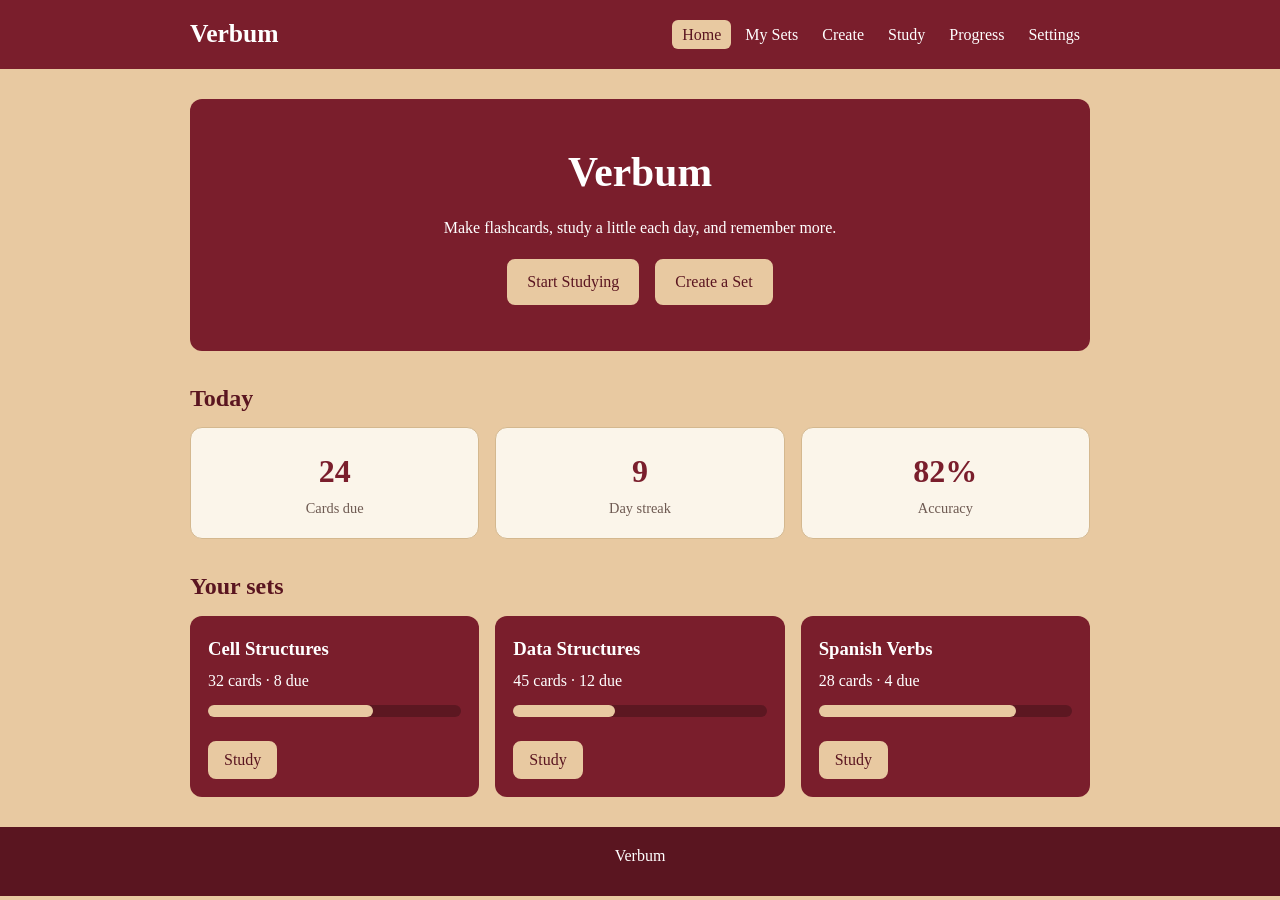
<file: index.html>
<!DOCTYPE html>
<html lang="en">
<head>
  <meta charset="UTF-8">
  <meta name="viewport" content="width=device-width, initial-scale=1.0">
  <title>Verbum</title>
  <link rel="stylesheet" href="styles.css">
</head>
<body>

  <header>
    <div class="container">
      <a href="index.html" class="logo">Verbum</a>
      <nav>
        <a href="index.html" class="active">Home</a>
        <a href="library.html">My Sets</a>
        <a href="create.html">Create</a>
        <a href="study.html">Study</a>
        <a href="progress.html">Progress</a>
        <a href="settings.html">Settings</a>
      </nav>
    </div>
  </header>

  <main class="container">

    <section class="hero">
      <h1>Verbum</h1>
      <p>Make flashcards, study a little each day, and remember more.</p>
      <a href="study.html" class="btn">Start Studying</a>
      <a href="create.html" class="btn">Create a Set</a>
    </section>

    <h2>Today</h2>
    <div class="grid">
      <div class="box stat">24<small>Cards due</small></div>
      <div class="box stat">9<small>Day streak</small></div>
      <div class="box stat">82%<small>Accuracy</small></div>
    </div>

    <h2>Your sets</h2>
    <div class="grid">
      <div class="card">
        <h3>Cell Structures</h3>
        <p>32 cards · 8 due</p>
        <div class="bar"><span style="width: 65%;"></span></div>
        <a href="study.html" class="btn">Study</a>
      </div>
      <div class="card">
        <h3>Data Structures</h3>
        <p>45 cards · 12 due</p>
        <div class="bar"><span style="width: 40%;"></span></div>
        <a href="study.html" class="btn">Study</a>
      </div>
      <div class="card">
        <h3>Spanish Verbs</h3>
        <p>28 cards · 4 due</p>
        <div class="bar"><span style="width: 78%;"></span></div>
        <a href="study.html" class="btn">Study</a>
      </div>
    </div>

  </main>

  <footer>
    <p>Verbum</p>
  </footer>

</body>
</html>
</file>
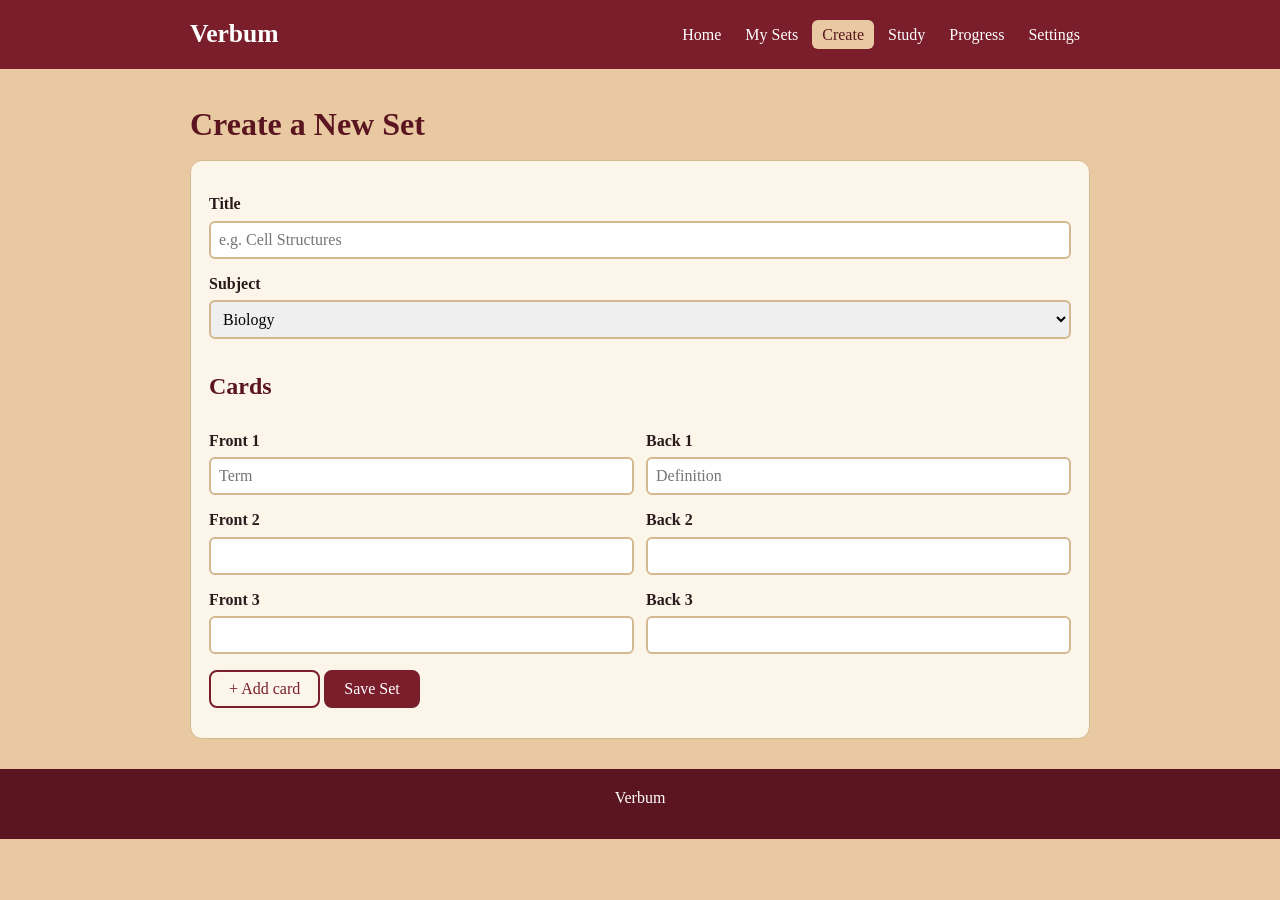
<file: create.html>
<!DOCTYPE html>
<html lang="en">
<head>
  <meta charset="UTF-8">
  <meta name="viewport" content="width=device-width, initial-scale=1.0">
  <title>Create a Set — Verbum</title>
  <link rel="stylesheet" href="styles.css">
</head>
<body>

  <header>
    <div class="container">
      <a href="index.html" class="logo">Verbum</a>
      <nav>
        <a href="index.html">Home</a>
        <a href="library.html">My Sets</a>
        <a href="create.html" class="active">Create</a>
        <a href="study.html">Study</a>
        <a href="progress.html">Progress</a>
        <a href="settings.html">Settings</a>
      </nav>
    </div>
  </header>

  <main class="container">

    <h1>Create a New Set</h1>

    <form action="#" method="post" class="box">

      <label for="title">Title</label>
      <input type="text" id="title" placeholder="e.g. Cell Structures">

      <label for="subject">Subject</label>
      <select id="subject">
        <option>Biology</option>
        <option>Computer Science</option>
        <option>Languages</option>
        <option>History</option>
        <option>Other</option>
      </select>

      <h2>Cards</h2>

      <div class="row">
        <div style="flex:1;">
          <label for="front1">Front 1</label>
          <input type="text" id="front1" placeholder="Term">
        </div>
        <div style="flex:1;">
          <label for="back1">Back 1</label>
          <input type="text" id="back1" placeholder="Definition">
        </div>
      </div>

      <div class="row">
        <div style="flex:1;">
          <label for="front2">Front 2</label>
          <input type="text" id="front2">
        </div>
        <div style="flex:1;">
          <label for="back2">Back 2</label>
          <input type="text" id="back2">
        </div>
      </div>

      <div class="row">
        <div style="flex:1;">
          <label for="front3">Front 3</label>
          <input type="text" id="front3">
        </div>
        <div style="flex:1;">
          <label for="back3">Back 3</label>
          <input type="text" id="back3">
        </div>
      </div>

      <p style="margin-top:16px;">
        <button type="button" class="btn btn-outline">+ Add card</button>
        <button type="submit" class="btn">Save Set</button>
      </p>

    </form>

  </main>

  <footer>
    <p>Verbum</p>
  </footer>

</body>
</html>
</file>
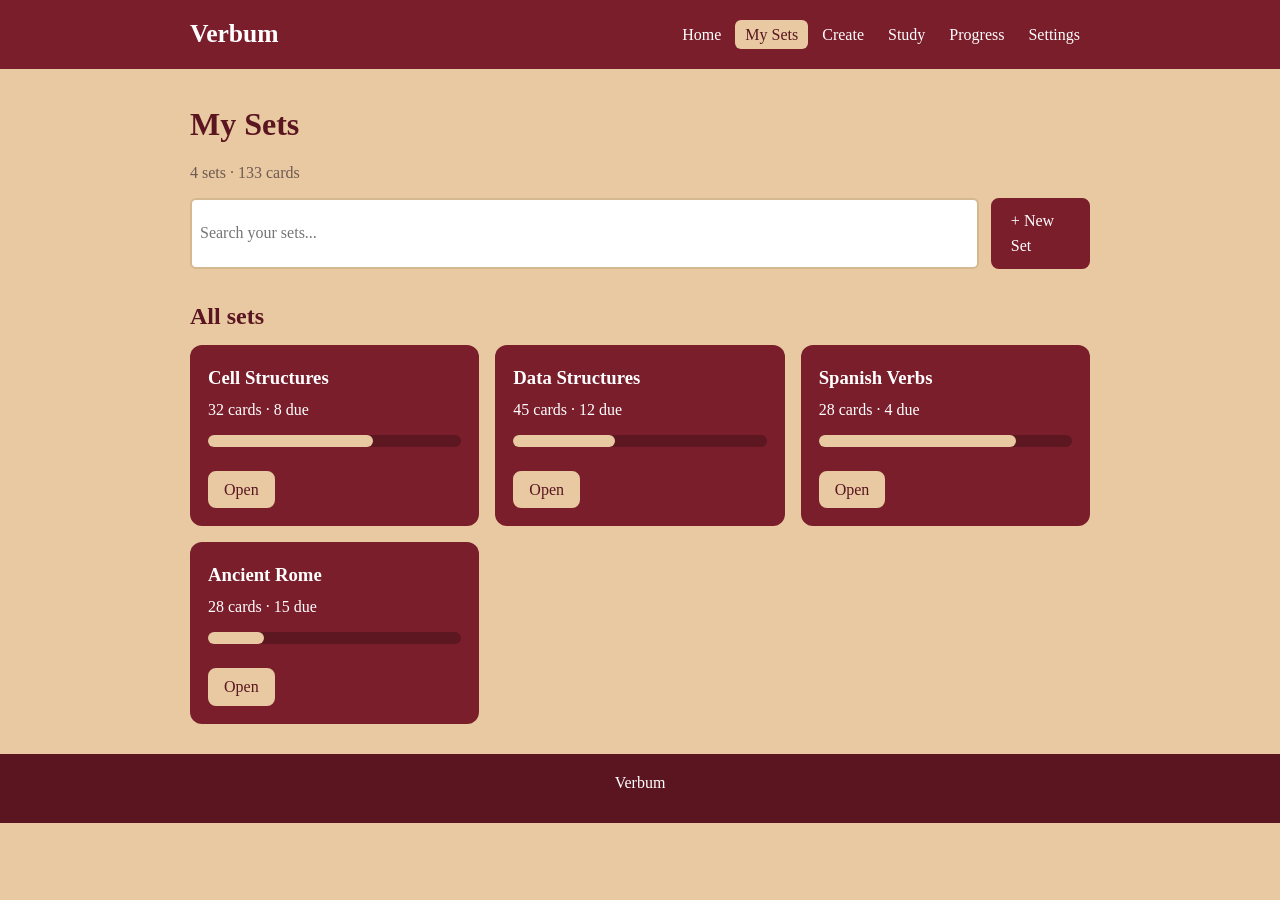
<file: library.html>
<!DOCTYPE html>
<html lang="en">
<head>
  <meta charset="UTF-8">
  <meta name="viewport" content="width=device-width, initial-scale=1.0">
  <title>My Sets — Verbum</title>
  <link rel="stylesheet" href="styles.css">
</head>
<body>

  <header>
    <div class="container">
      <a href="index.html" class="logo">Verbum</a>
      <nav>
        <a href="index.html">Home</a>
        <a href="library.html" class="active">My Sets</a>
        <a href="create.html">Create</a>
        <a href="study.html">Study</a>
        <a href="progress.html">Progress</a>
        <a href="settings.html">Settings</a>
      </nav>
    </div>
  </header>

  <main class="container">

    <h1>My Sets</h1>
    <p class="muted">4 sets · 133 cards</p>

    <form action="#" class="row">
      <input type="search" placeholder="Search your sets...">
      <a href="create.html" class="btn">+ New Set</a>
    </form>

    <h2>All sets</h2>
    <div class="grid">
      <div class="card">
        <h3>Cell Structures</h3>
        <p>32 cards · 8 due</p>
        <div class="bar"><span style="width: 65%;"></span></div>
        <a href="set.html" class="btn">Open</a>
      </div>
      <div class="card">
        <h3>Data Structures</h3>
        <p>45 cards · 12 due</p>
        <div class="bar"><span style="width: 40%;"></span></div>
        <a href="set.html" class="btn">Open</a>
      </div>
      <div class="card">
        <h3>Spanish Verbs</h3>
        <p>28 cards · 4 due</p>
        <div class="bar"><span style="width: 78%;"></span></div>
        <a href="set.html" class="btn">Open</a>
      </div>
      <div class="card">
        <h3>Ancient Rome</h3>
        <p>28 cards · 15 due</p>
        <div class="bar"><span style="width: 22%;"></span></div>
        <a href="set.html" class="btn">Open</a>
      </div>
    </div>

  </main>

  <footer>
    <p>Verbum</p>
  </footer>

</body>
</html>
</file>
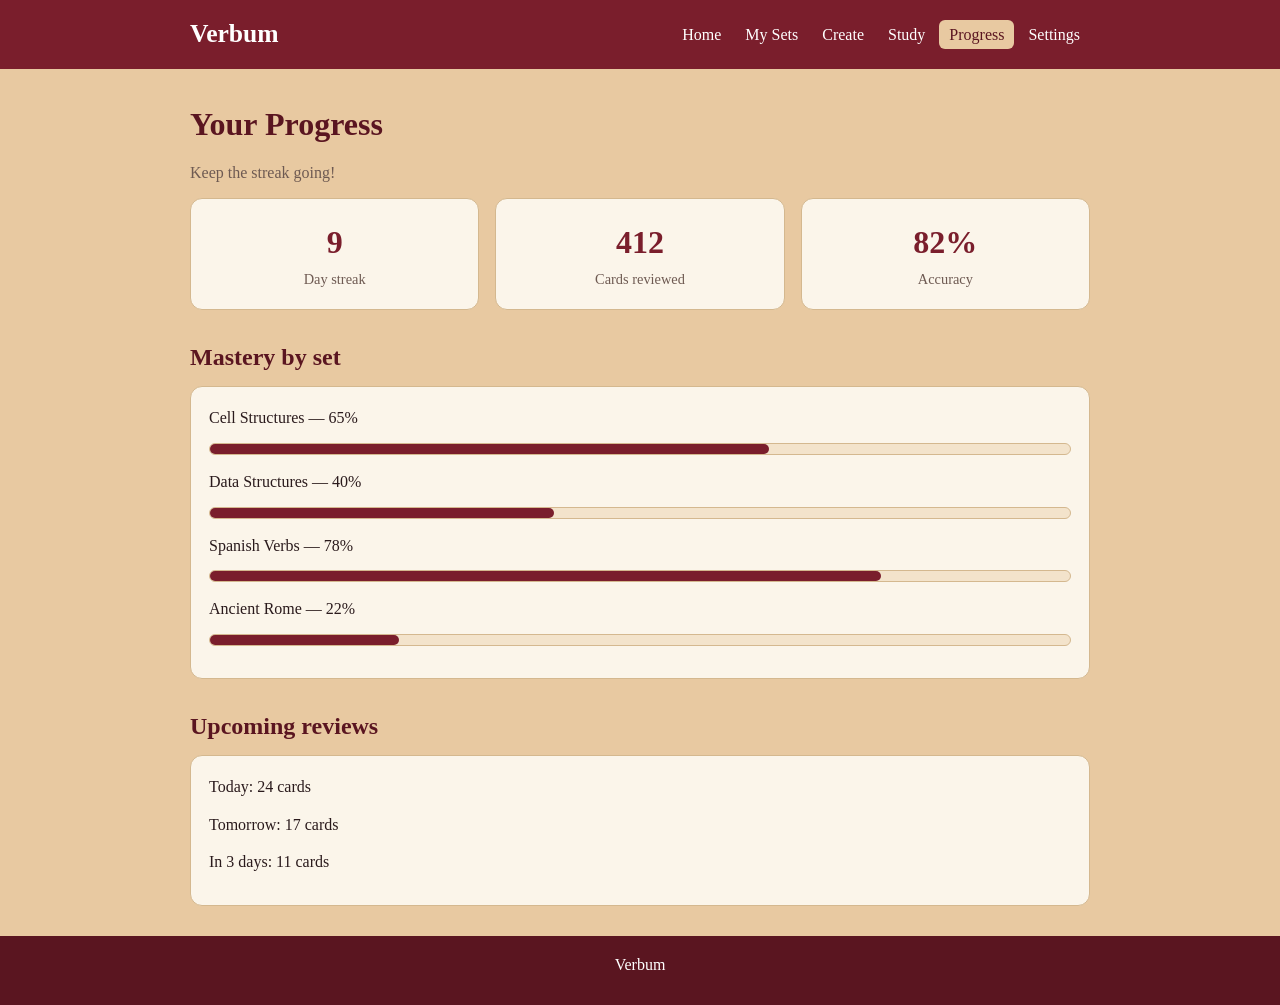
<file: progress.html>
<!DOCTYPE html>
<html lang="en">
<head>
  <meta charset="UTF-8">
  <meta name="viewport" content="width=device-width, initial-scale=1.0">
  <title>Progress — Verbum</title>
  <link rel="stylesheet" href="styles.css">
</head>
<body>

  <header>
    <div class="container">
      <a href="index.html" class="logo">Verbum</a>
      <nav>
        <a href="index.html">Home</a>
        <a href="library.html">My Sets</a>
        <a href="create.html">Create</a>
        <a href="study.html">Study</a>
        <a href="progress.html" class="active">Progress</a>
        <a href="settings.html">Settings</a>
      </nav>
    </div>
  </header>

  <main class="container">

    <h1>Your Progress</h1>
    <p class="muted">Keep the streak going!</p>

    <div class="grid">
      <div class="box stat">9<small>Day streak</small></div>
      <div class="box stat">412<small>Cards reviewed</small></div>
      <div class="box stat">82%<small>Accuracy</small></div>
    </div>

    <h2>Mastery by set</h2>
    <div class="box">
      <p>Cell Structures — 65%</p>
      <div class="bar"><span style="width: 65%;"></span></div>
      <p>Data Structures — 40%</p>
      <div class="bar"><span style="width: 40%;"></span></div>
      <p>Spanish Verbs — 78%</p>
      <div class="bar"><span style="width: 78%;"></span></div>
      <p>Ancient Rome — 22%</p>
      <div class="bar"><span style="width: 22%;"></span></div>
    </div>

    <h2>Upcoming reviews</h2>
    <div class="box">
      <p>Today: 24 cards</p>
      <p>Tomorrow: 17 cards</p>
      <p>In 3 days: 11 cards</p>
    </div>

  </main>

  <footer>
    <p>Verbum</p>
  </footer>

</body>
</html>
</file>
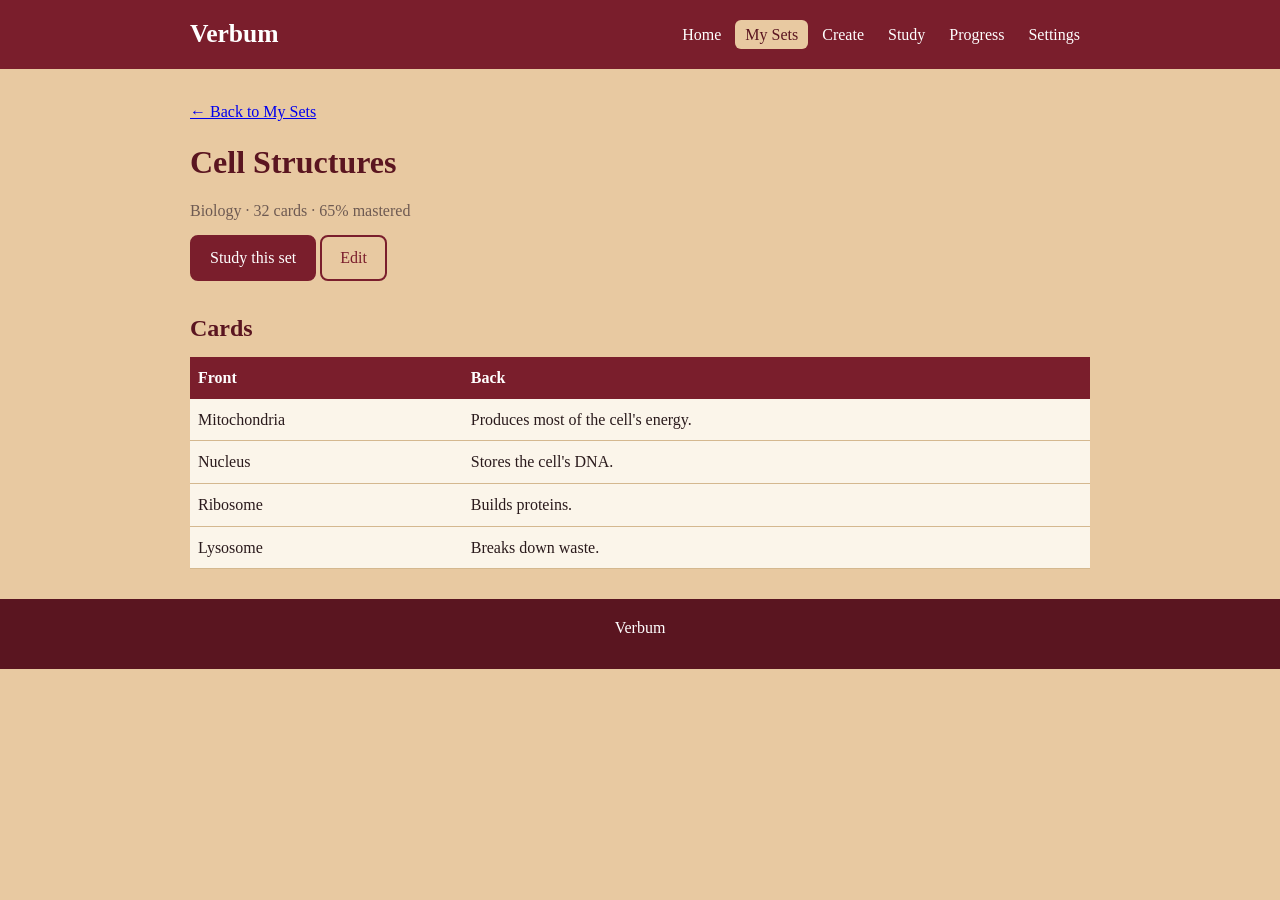
<file: set.html>
<!DOCTYPE html>
<html lang="en">
<head>
  <meta charset="UTF-8">
  <meta name="viewport" content="width=device-width, initial-scale=1.0">
  <title>Cell Structures — Verbum</title>
  <link rel="stylesheet" href="styles.css">
</head>
<body>

  <header>
    <div class="container">
      <a href="index.html" class="logo">Verbum</a>
      <nav>
        <a href="index.html">Home</a>
        <a href="library.html" class="active">My Sets</a>
        <a href="create.html">Create</a>
        <a href="study.html">Study</a>
        <a href="progress.html">Progress</a>
        <a href="settings.html">Settings</a>
      </nav>
    </div>
  </header>

  <main class="container">

    <p><a href="library.html">← Back to My Sets</a></p>

    <h1>Cell Structures</h1>
    <p class="muted">Biology · 32 cards · 65% mastered</p>
    <a href="study.html" class="btn">Study this set</a>
    <a href="create.html" class="btn btn-outline">Edit</a>

    <h2>Cards</h2>
    <table>
      <tr>
        <th>Front</th>
        <th>Back</th>
      </tr>
      <tr>
        <td>Mitochondria</td>
        <td>Produces most of the cell's energy.</td>
      </tr>
      <tr>
        <td>Nucleus</td>
        <td>Stores the cell's DNA.</td>
      </tr>
      <tr>
        <td>Ribosome</td>
        <td>Builds proteins.</td>
      </tr>
      <tr>
        <td>Lysosome</td>
        <td>Breaks down waste.</td>
      </tr>
    </table>

  </main>

  <footer>
    <p>Verbum</p>
  </footer>

</body>
</html>
</file>
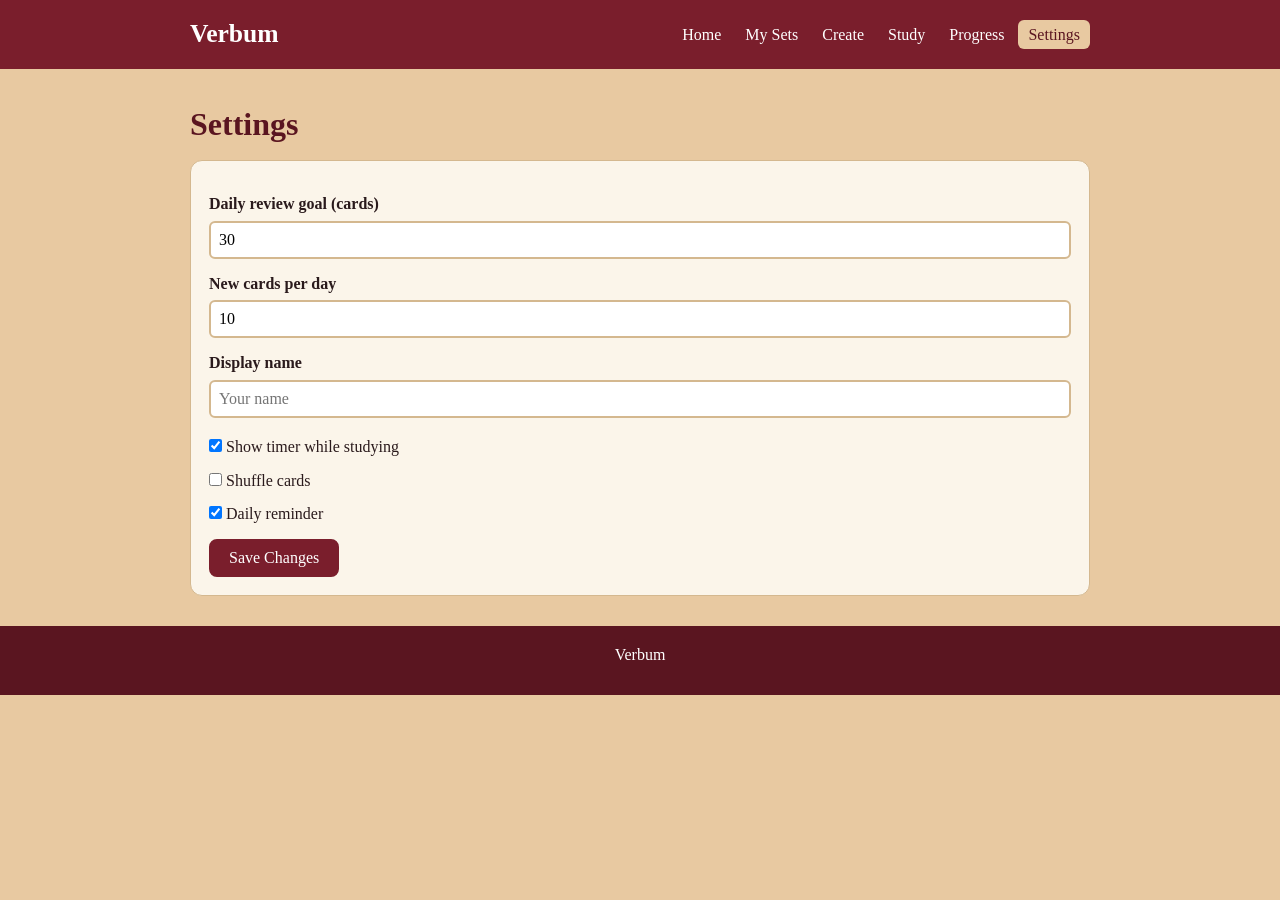
<file: settings.html>
<!DOCTYPE html>
<html lang="en">
<head>
  <meta charset="UTF-8">
  <meta name="viewport" content="width=device-width, initial-scale=1.0">
  <title>Settings — Verbum</title>
  <link rel="stylesheet" href="styles.css">
</head>
<body>

  <header>
    <div class="container">
      <a href="index.html" class="logo">Verbum</a>
      <nav>
        <a href="index.html">Home</a>
        <a href="library.html">My Sets</a>
        <a href="create.html">Create</a>
        <a href="study.html">Study</a>
        <a href="progress.html">Progress</a>
        <a href="settings.html" class="active">Settings</a>
      </nav>
    </div>
  </header>

  <main class="container">

    <h1>Settings</h1>

    <form action="#" method="post" class="box">

      <label for="goal">Daily review goal (cards)</label>
      <input type="number" id="goal" value="30">

      <label for="new">New cards per day</label>
      <input type="number" id="new" value="10">

      <label for="name">Display name</label>
      <input type="text" id="name" placeholder="Your name">

      <p style="margin-top:16px;">
        <label class="check"><input type="checkbox" checked> Show timer while studying</label>
        <label class="check"><input type="checkbox"> Shuffle cards</label>
        <label class="check"><input type="checkbox" checked> Daily reminder</label>
      </p>

      <button type="submit" class="btn">Save Changes</button>

    </form>

  </main>

  <footer>
    <p>Verbum</p>
  </footer>

</body>
</html>
</file>
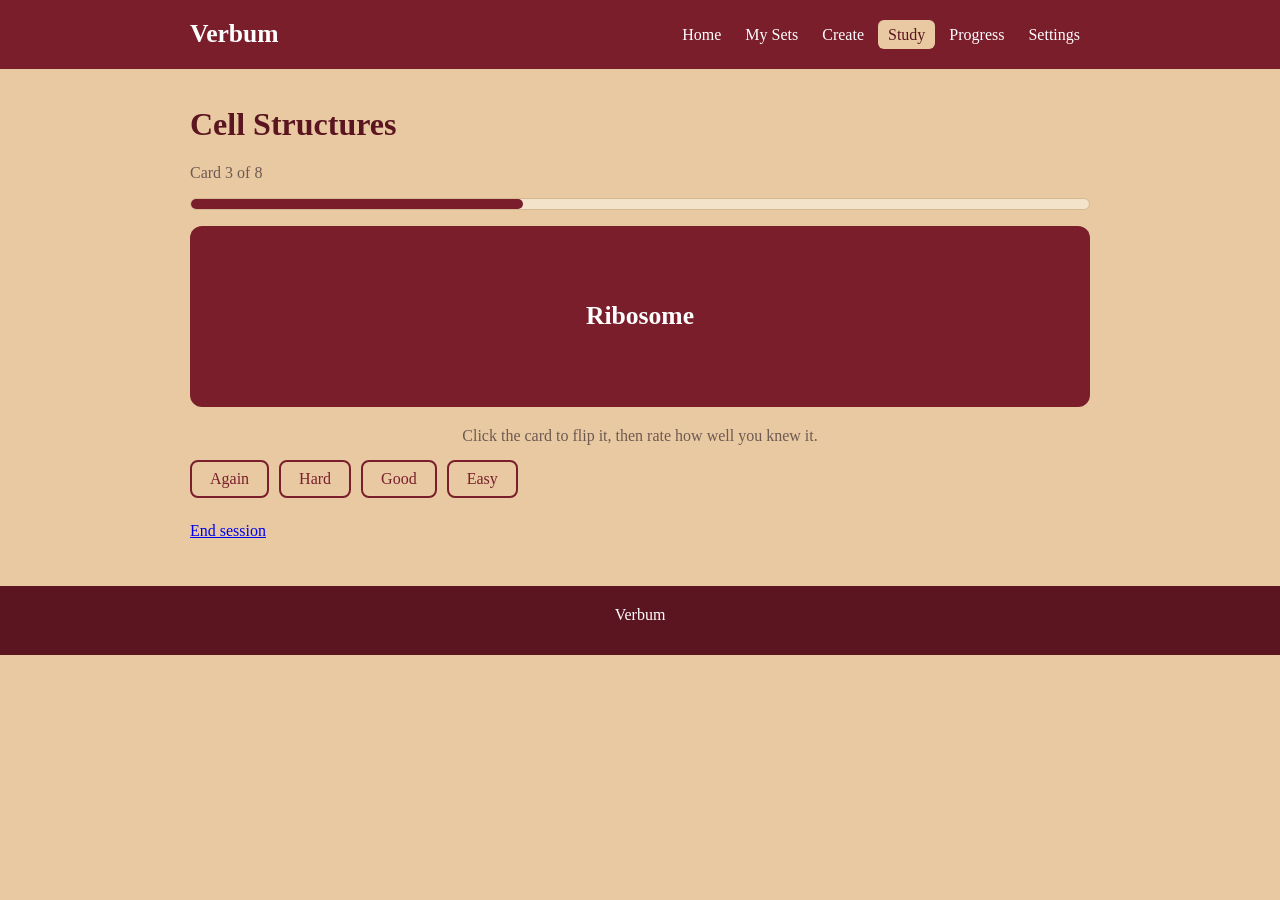
<file: study.html>
<!DOCTYPE html>
<html lang="en">
<head>
  <meta charset="UTF-8">
  <meta name="viewport" content="width=device-width, initial-scale=1.0">
  <title>Study — Verbum</title>
  <link rel="stylesheet" href="styles.css">
</head>
<body>

  <header>
    <div class="container">
      <a href="index.html" class="logo">Verbum</a>
      <nav>
        <a href="index.html">Home</a>
        <a href="library.html">My Sets</a>
        <a href="create.html">Create</a>
        <a href="study.html" class="active">Study</a>
        <a href="progress.html">Progress</a>
        <a href="settings.html">Settings</a>
      </nav>
    </div>
  </header>

  <main class="container">

    <h1>Cell Structures</h1>
    <p class="muted">Card 3 of 8</p>
    <div class="bar"><span style="width: 37%;"></span></div>

    <!-- Click on the card to flip it -->
    <input type="checkbox" id="flip">
    <label for="flip" class="flipcard">
      <span class="front">Ribosome</span>
      <span class="back">Builds proteins from amino acids.</span>
    </label>
    <p class="muted" style="text-align:center;">Click the card to flip it, then rate how well you knew it.</p>

    <div class="ratings">
      <button type="button" class="btn btn-outline">Again</button>
      <button type="button" class="btn btn-outline">Hard</button>
      <button type="button" class="btn btn-outline">Good</button>
      <button type="button" class="btn btn-outline">Easy</button>
    </div>

    <p style="margin-top:20px;"><a href="library.html">End session</a></p>

  </main>

  <footer>
    <p>Verbum</p>
  </footer>

</body>
</html>
</file>
<file: styles.css>
/* Verbum — simple stylesheet */

:root {
  --crimson: #7A1E2C;
  --dark: #5a1520;
  --sand: #e8c9a1;
  --cream: #fbf5ea;
}

* { box-sizing: border-box; margin: 0; padding: 0; }

body {
  font-family: Georgia, serif;
  background: var(--sand);
  color: #2a1a1c;
  line-height: 1.6;
}

.container { width: 90%; max-width: 900px; margin: 0 auto; }
main { padding: 30px 0; }
h1, h2 { color: var(--dark); margin-bottom: 10px; }
h2 { margin-top: 28px; }
p { margin-bottom: 12px; }
.muted { color: #6e5a52; }

/* Header and footer */
header { background: var(--crimson); padding: 14px 0; }
header .container { display: flex; justify-content: space-between; align-items: center; flex-wrap: wrap; gap: 10px; }
.logo { color: #fff; font-size: 1.6rem; font-weight: bold; text-decoration: none; }
nav a { color: #fff; text-decoration: none; padding: 6px 10px; border-radius: 6px; }
nav a:hover { background: var(--dark); }
nav a.active { background: var(--sand); color: var(--dark); }
footer { background: var(--dark); color: #fff; text-align: center; padding: 16px 0; }

/* Buttons */
.btn {
  display: inline-block;
  background: var(--crimson);
  color: #fff;
  border: 2px solid var(--crimson);
  padding: 8px 18px;
  border-radius: 8px;
  font-family: inherit;
  font-size: 1rem;
  text-decoration: none;
  cursor: pointer;
}
.btn:hover { background: var(--dark); }
.btn-outline { background: transparent; color: var(--crimson); }
.btn-outline:hover { color: #fff; }

/* Layout pieces */
.hero { background: var(--crimson); color: #fff; text-align: center; padding: 40px 20px; border-radius: 12px; }
.hero h1 { color: #fff; font-size: 2.6rem; }
.hero .btn { background: var(--sand); color: var(--dark); border-color: var(--sand); margin: 6px; }

.grid { display: grid; grid-template-columns: repeat(auto-fit, minmax(240px, 1fr)); gap: 16px; }

.box { background: var(--cream); border: 1px solid #d4b88f; border-radius: 12px; padding: 18px; }
.stat { text-align: center; font-size: 2rem; font-weight: bold; color: var(--crimson); }
.stat small { display: block; font-size: 0.9rem; font-weight: normal; color: #6e5a52; }

/* Set cards: crimson with white text */
.card { background: var(--crimson); color: #fff; border-radius: 12px; padding: 18px; }
.card h3 { margin-bottom: 4px; }
.card .btn { background: var(--sand); color: var(--dark); border-color: var(--sand); margin-top: 10px; padding: 4px 14px; }

/* Progress bar */
.bar { background: #f3e3cb; border: 1px solid #d4b88f; border-radius: 10px; height: 12px; margin: 6px 0 14px; }
.bar span { display: block; height: 100%; background: var(--crimson); border-radius: 10px; }
.card .bar { background: rgba(0, 0, 0, 0.25); border: none; }
.card .bar span { background: var(--sand); }

/* Forms */
label { display: block; font-weight: bold; margin: 12px 0 4px; }
input[type="text"], input[type="number"], input[type="search"], select, textarea {
  width: 100%;
  padding: 8px;
  font-family: inherit;
  font-size: 1rem;
  border: 2px solid #d4b88f;
  border-radius: 6px;
}
.check { font-weight: normal; margin: 8px 0; }
.row { display: flex; gap: 12px; }

/* Table */
table { width: 100%; border-collapse: collapse; background: var(--cream); }
th { background: var(--crimson); color: #fff; text-align: left; padding: 8px; }
td { padding: 8px; border-bottom: 1px solid #d4b88f; }

/* Study flip card: click it to show the answer */
#flip { display: none; }
.flipcard {
  display: block;
  background: var(--crimson);
  color: #fff;
  text-align: center;
  font-size: 1.6rem;
  padding: 70px 20px;
  border-radius: 12px;
  margin: 16px 0;
  cursor: pointer;
}
.back { display: none; }
#flip:checked + .flipcard .front { display: none; }
#flip:checked + .flipcard .back { display: block; }
.ratings { display: flex; gap: 10px; flex-wrap: wrap; }

@media (max-width: 600px) {
  .row { flex-direction: column; }
}
</file>
